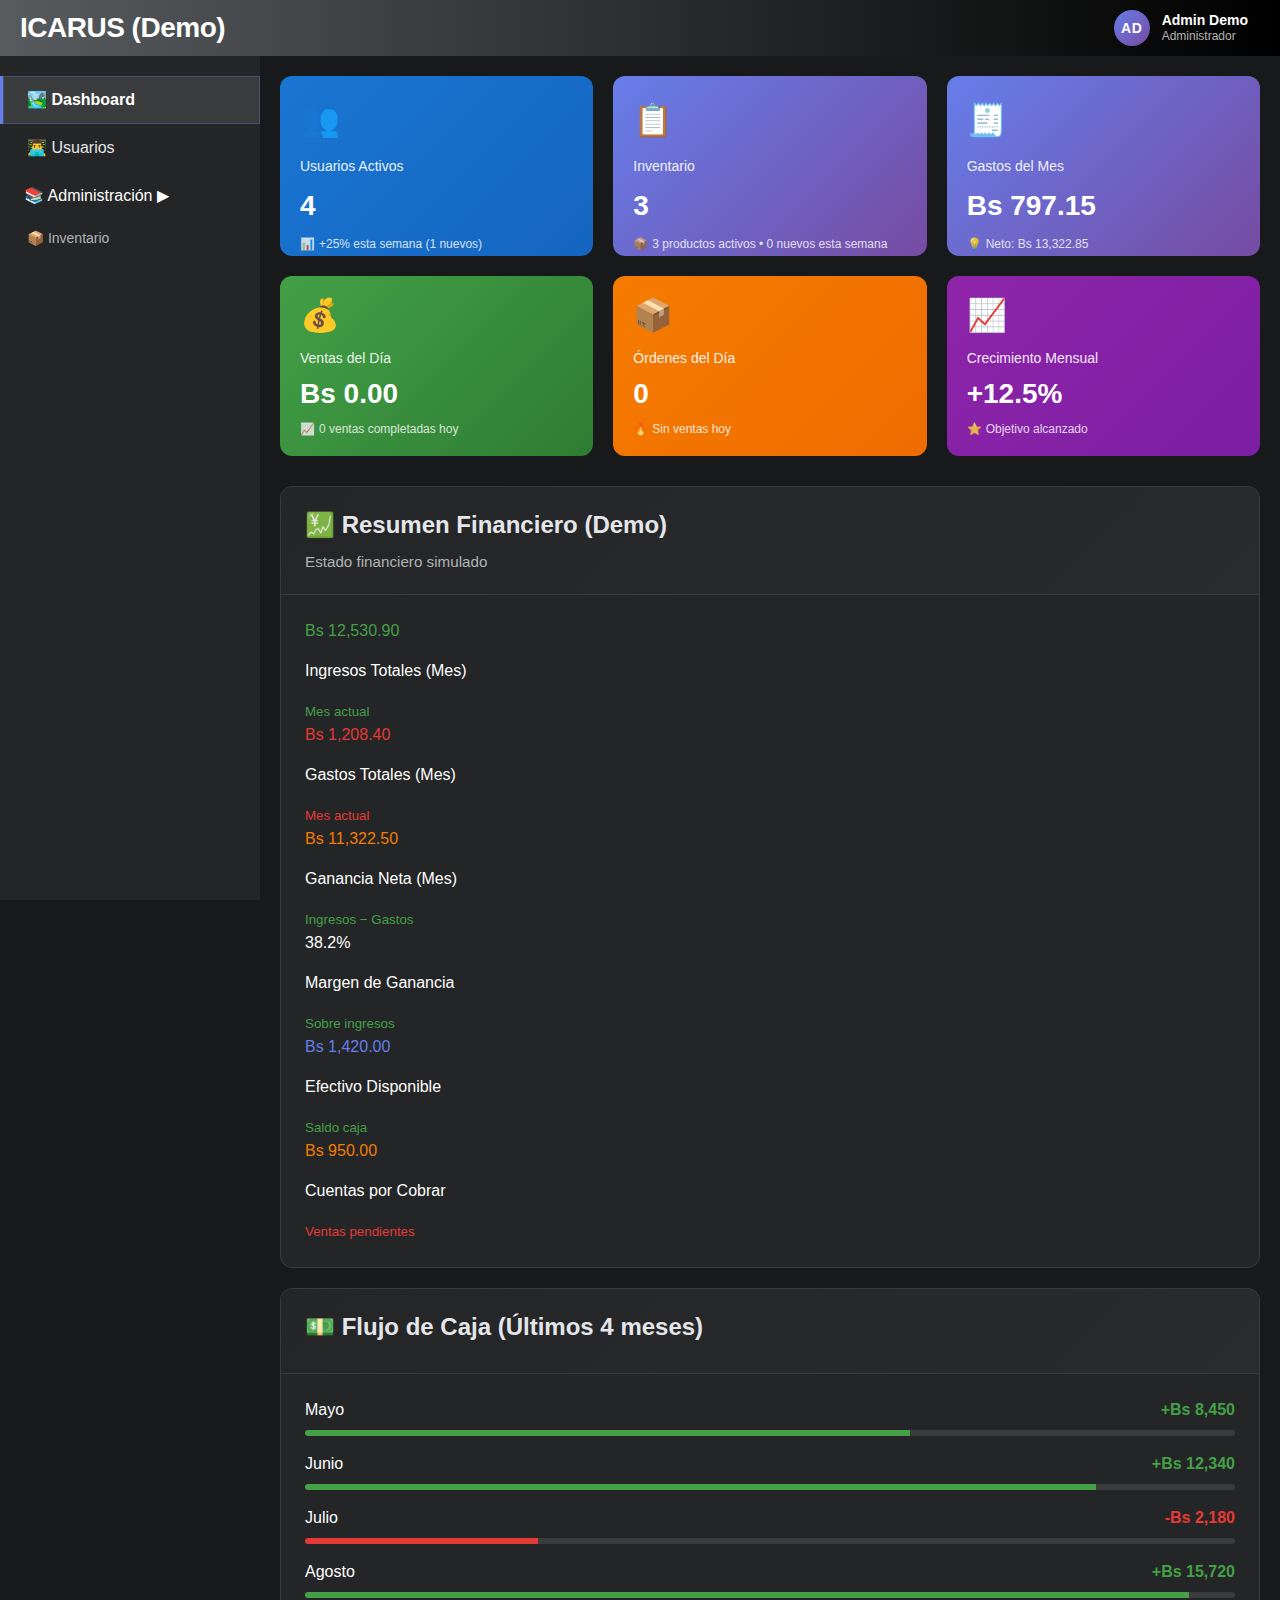
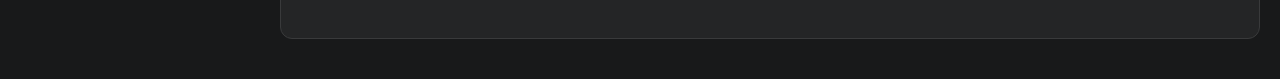
<file: index.html>
<!DOCTYPE html>
<html lang="es">
<head>
  <meta charset="UTF-8" />
  <meta name="viewport" content="width=device-width, initial-scale=1.0" />
  <title>ICARUS - Demo HTML</title>
  <link rel="stylesheet" href="css/ica-style.css" />
  <script src="js/dashboardD.js"></script>

  <style>
    .sidebar .submenu { list-style: none; margin-left: 0; padding-left: 0; }
    .overview-card { cursor: pointer; }
    .logo { user-select: none; }
  </style>
</head>
<body>
  <div class="topbar">
    <div class="logo" style="cursor:pointer;" onclick="window.scrollTo({top: 0, behavior: 'smooth'})">ICARUS (Demo)</div>
    <div class="profile">
      <div class="profile-avatar">AD</div>
      <div class="profile-info">
        <span class="profile-name">Admin Demo</span>
        <span class="profile-role">Administrador</span>
      </div>
    </div>
  </div>

  <div class="container">
    <aside class="sidebar">
      <ul class="menu text-white">
        <li class="active"><a href="index.html">🏞️ Dashboard</a></li>
        <li><a href="users.html">👨‍💻 Usuarios</a></li>
        <li class="submenu-parent" onclick="toggleSubmenu(this)">📚 Administración ▶</li>
        <ul class="submenu open">
          <li><a href="inventario.html">📦 Inventario</a></li>
        </ul>
      </ul>
    </aside>
    <main class="main-content">
      <section id="dashboard">
        <div class="dashboard-overview">

          
              <a href="users.html" class="overview-card users">
                <span class="overview-card-icon">👥</span>
                <div class="overview-card-title">Usuarios Activos</div>
                <div class="overview-card-value">4</div>
                <div class="overview-card-change"><span>📊</span> +25% esta semana (1 nuevos)</div>
              </a>

          <a href="inventario.html" class="overview-card inventory">
            <span class="overview-card-icon">📋</span>
            <div class="overview-card-title">Inventario</div>
            <div class="overview-card-value">3</div>
            <div class="overview-card-change"><span>📦</span> 3 productos activos • 0 nuevos esta semana</div>
          </a>

          <a class="overview-card expenses">
            <span class="overview-card-icon">🧾</span>
            <div class="overview-card-title">Gastos del Mes</div>
            <div class="overview-card-value">Bs 797.15</div>
            <div class="overview-card-change"><span>💡</span> Neto: Bs 13,322.85</div>
          </a>

          <button class="overview-card sales interactive" data-type="sales" data-period="today" onclick="cycleCardData(this)">
            <span class="overview-card-icon">💰</span>
            <div class="overview-card-title">Ventas del Día</div>
            <div class="overview-card-value">Bs 0.00</div>
            <div class="overview-card-change"><span>📈</span> 0 ventas completadas hoy</div>
          </button>

          <button class="overview-card orders interactive" data-type="orders" data-period="today" onclick="cycleCardData(this)">
            <span class="overview-card-icon">📦</span>
            <div class="overview-card-title">Órdenes del Día</div>
            <div class="overview-card-value">0</div>
            <div class="overview-card-change"><span>🔥</span> Sin ventas hoy</div>
          </button>

          <button class="overview-card revenue interactive" data-type="revenue" data-period="month" onclick="cycleCardData(this)">
            <span class="overview-card-icon">📈</span>
            <div class="overview-card-title">Crecimiento Mensual</div>
            <div class="overview-card-value">+12.5%</div>
            <div class="overview-card-change"><span>⭐</span> Objetivo alcanzado</div>
          </button>
        </div>
      </section>

      <section id="finanzas" style="margin-top: 20px;">
        <div class="card-stats">
            
          <div class="card-stats-header text-white">
            <h2 class="card-table-title">💹 Resumen Financiero (Demo)</h2>
            <p class="card-table-subtitle">Estado financiero simulado</p>
          </div>
          <div class="card-stats-body">
            <div class="user-stats-grid text-white">
              <div class="stat-card">
                <div class="stat-number text-success">Bs 12,530.90</div>
                <p class="stat-label">Ingresos Totales (Mes)</p>
                <small style="color:#43a047;">Mes actual</small>
              </div>
              <div class="stat-card">
                <div class="stat-number text-danger">Bs 1,208.40</div>
                <p class="stat-label">Gastos Totales (Mes)</p>
                <small style="color:#e53935;">Mes actual</small>
              </div>
              <div class="stat-card">
                <div class="stat-number text-warning">Bs 11,322.50</div>
                <p class="stat-label">Ganancia Neta (Mes)</p>
                <small style="color:#43a047;">Ingresos − Gastos</small>
              </div>
              <div class="stat-card">
                <div class="stat-number text-info">38.2%</div>
                <p class="stat-label">Margen de Ganancia</p>
                <small style="color:#43a047;">Sobre ingresos</small>
              </div>
              <div class="stat-card">
                <div class="stat-number text-primary">Bs 1,420.00</div>
                <p class="stat-label">Efectivo Disponible</p>
                <small style="color:#43a047;">Saldo caja</small>
              </div>
              <div class="stat-card">
                <div class="stat-number text-warning">Bs 950.00</div>
                <p class="stat-label">Cuentas por Cobrar</p>
                <small style="color:#e53935;">Ventas pendientes</small>
              </div>
            </div>
          </div>
        </div>

        <div class="card-stats">
          <div class="card-stats-header text-white">
            <h3 class="card-table-title">💵 Flujo de Caja (Últimos 4 meses)</h3>
          </div>
          <div class="card-stats-body text-white">
            <div>
              <div style="margin-bottom: 16px;">
                <div style="display:flex;justify-content:space-between;margin-bottom:8px;">
                  <span>Mayo</span><span style="color:#43a047;font-weight:bold;">+Bs 8,450</span>
                </div>
                <div style="width:100%;height:6px;background:#3a3b3c;border-radius:3px;overflow:hidden;">
                  <div style="width:65%;height:100%;background:#43a047;"></div>
                </div>
              </div>
              <div style="margin-bottom: 16px;">
                <div style="display:flex;justify-content:space-between;margin-bottom:8px;">
                  <span>Junio</span><span style="color:#43a047;font-weight:bold;">+Bs 12,340</span>
                </div>
                <div style="width:100%;height:6px;background:#3a3b3c;border-radius:3px;overflow:hidden;">
                  <div style="width:85%;height:100%;background:#43a047;"></div>
                </div>
              </div>
              <div style="margin-bottom: 16px;">
                <div style="display:flex;justify-content:space-between;margin-bottom:8px;">
                  <span>Julio</span><span style="color:#e53935;font-weight:bold;">-Bs 2,180</span>
                </div>
                <div style="width:100%;height:6px;background:#3a3b3c;border-radius:3px;overflow:hidden;">
                  <div style="width:25%;height:100%;background:#e53935;"></div>
                </div>
              </div>
              <div style="margin-bottom: 16px;">
                <div style="display:flex;justify-content:space-between;margin-bottom:8px;">
                  <span>Agosto</span><span style="color:#43a047;font-weight:bold;">+Bs 15,720</span>
                </div>
                <div style="width:100%;height:6px;background:#3a3b3c;border-radius:3px;overflow:hidden;">
                  <div style="width:95%;height:100%;background:#43a047;"></div>
                </div>
              </div>
            </div>
          </div>
          
        </div>
      </section>
    </main>
  </div>
</body>

</html>
</file>
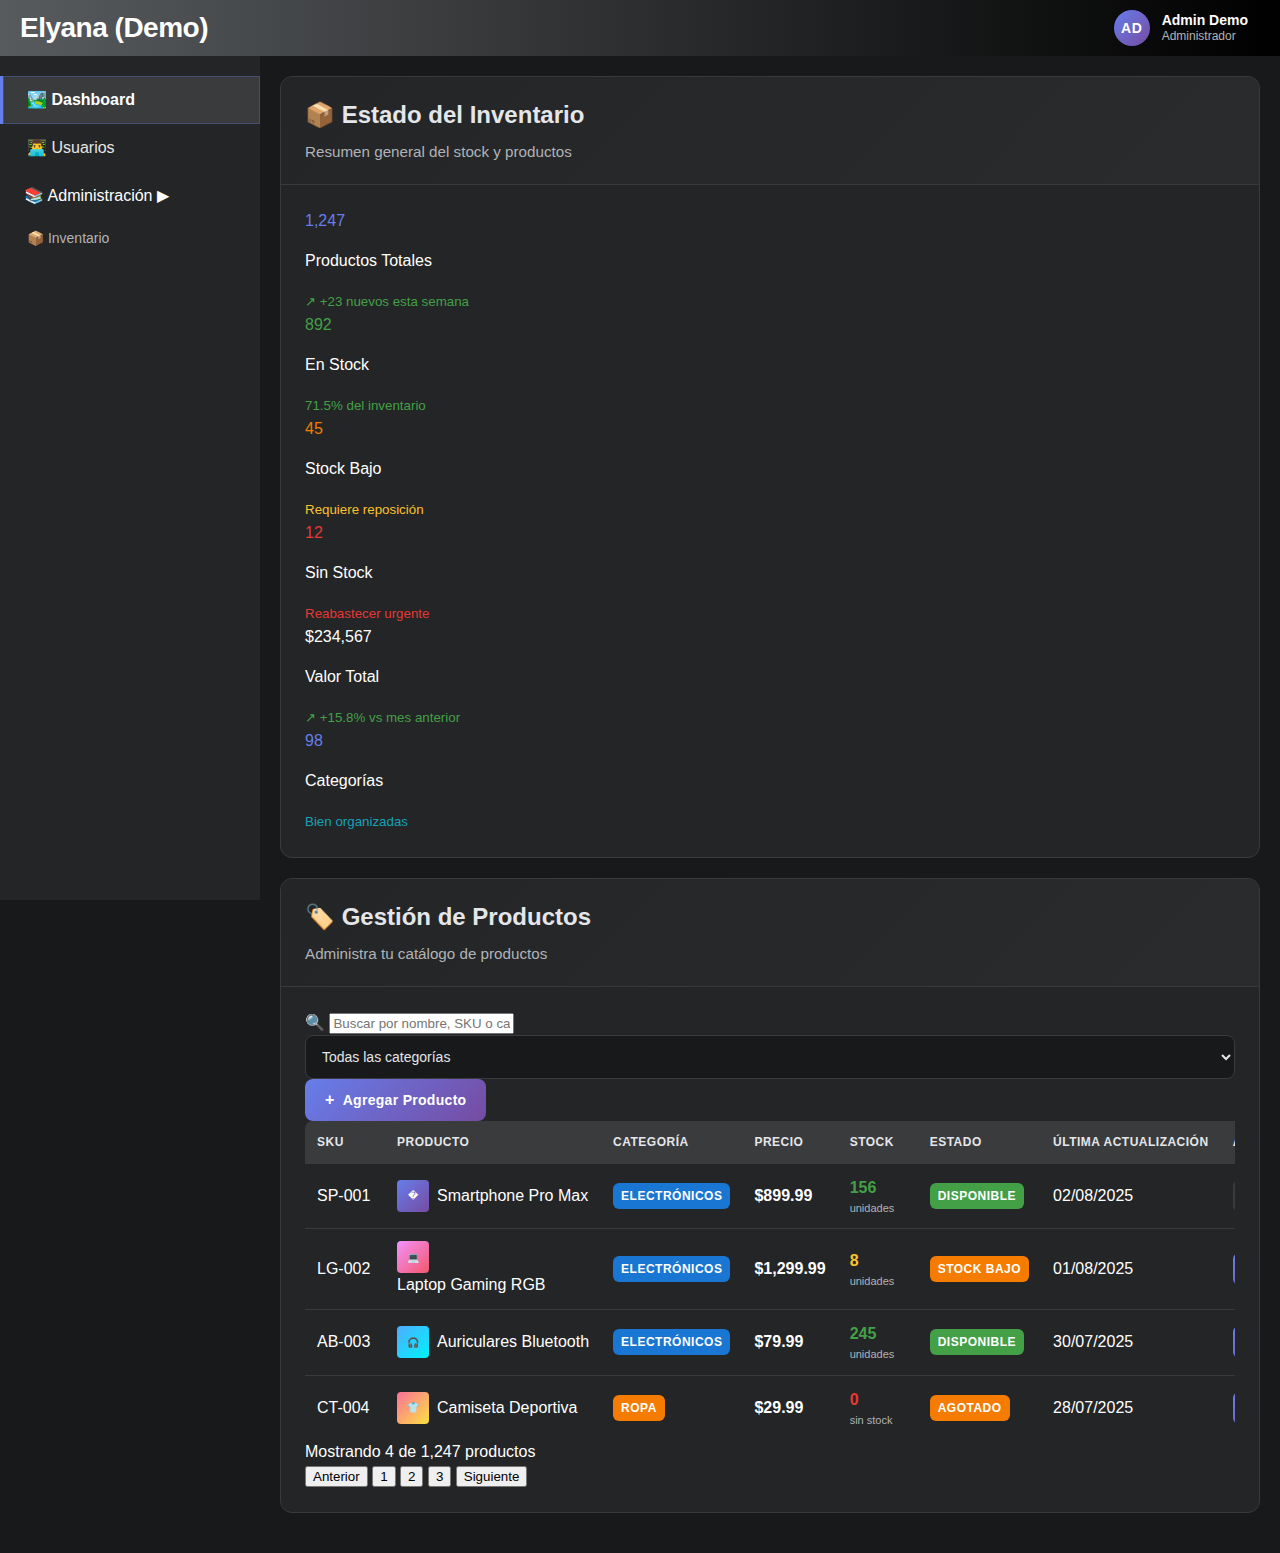
<file: inventario.html>
<!DOCTYPE html>
<html lang="es">
<head>
  <meta charset="UTF-8" />
  <meta name="viewport" content="width=device-width, initial-scale=1.0" />
  <title>Elyana - Demo HTML</title>
  <link rel="stylesheet" href="css/ica-style.css" />
  <script src="../js/dashboardD.js"></script>

  <style>
    .sidebar .submenu { list-style: none; margin-left: 0; padding-left: 0; }
    .overview-card { cursor: pointer; }
    .logo { user-select: none; }
  </style>
</head>
<body>
  <div class="topbar">
    <div class="logo" style="cursor:pointer;" onclick="window.scrollTo({top: 0, behavior: 'smooth'})">Elyana (Demo)</div>
    <div class="profile">
      <div class="profile-avatar">AD</div>
      <div class="profile-info">
        <span class="profile-name">Admin Demo</span>
        <span class="profile-role">Administrador</span>
      </div>
    </div>
  </div>

  <div class="container">
    <aside class="sidebar">
      <ul class="menu text-white">
        <li class="active"><a href="index.html">🏞️ Dashboard</a></li>
        <li><a href="users.html">👨‍💻 Usuarios</a></li>
        <li class="submenu-parent" onclick="toggleSubmenu(this)">📚 Administración ▶</li>
        <ul class="submenu open">
          <li><a href="inventario.html">📦 Inventario</a></li>
        </ul>
      </ul>
    </aside>

    <main class="main-content">
      <div class="card-stats">
                <div class="card-stats-header text-white">
                    <h2 class="card-table-title">📦 Estado del Inventario</h2>
                    <p class="card-table-subtitle">Resumen general del stock y productos</p>
                </div>
                <div class="card-stats-body">
                    <div class="user-stats-grid text-white">
                        <div class="stat-card">
                            <div class="stat-number text-primary">1,247</div>
                            <p class="stat-label">Productos Totales</p>
                            <small style="color: #43a047;">↗ +23 nuevos esta semana</small>
                        </div>
                        <div class="stat-card">
                            <div class="stat-number text-success">892</div>
                            <p class="stat-label">En Stock</p>
                            <small style="color: #43a047;">71.5% del inventario</small>
                        </div>
                        <div class="stat-card">
                            <div class="stat-number text-warning">45</div>
                            <p class="stat-label">Stock Bajo</p>
                            <small style="color: #fbc02d;">Requiere reposición</small>
                        </div>
                        <div class="stat-card">
                            <div class="stat-number text-danger">12</div>
                            <p class="stat-label">Sin Stock</p>
                            <small style="color: #e53935;">Reabastecer urgente</small>
                        </div>
                        <div class="stat-card">
                            <div class="stat-number text-info">$234,567</div>
                            <p class="stat-label">Valor Total</p>
                            <small style="color: #43a047;">↗ +15.8% vs mes anterior</small>
                        </div>
                        <div class="stat-card">
                            <div class="stat-number text-primary">98</div>
                            <p class="stat-label">Categorías</p>
                            <small style="color: #17a2b8;">Bien organizadas</small>
                        </div>
                    </div>
                </div>
            </div>

        
            <div class="card-table">
                <div class="card-table-header text-white">
                    <h3 class="card-table-title">🏷️ Gestión de Productos</h3>
                    <p class="card-table-subtitle">Administra tu catálogo de productos</p>
                </div>
                <div class="card-table-body text-white">
                    
                    <div class="flex-between-center mb-20">
                        <div class="flex-center gap-8">
                            <span>🔍</span>
                            <input type="text" placeholder="Buscar por nombre, SKU o categoría..." class="search-input">
                            <select class="form-select">
                                <option>Todas las categorías</option>
                                <option>Electrónicos</option>
                                <option>Ropa</option>
                                <option>Hogar</option>
                                <option>Deportes</option>
                            </select>
                        </div>
                        <button class="btn btn-primary">
                            <span style="font-size: 16px;">+</span> Agregar Producto
                        </button>
                    </div>

                    <div class="overflow-x-auto">
                        <table class="data-table">
                            <thead>
                                <tr>
                                    <th>SKU</th>
                                    <th>Producto</th>
                                    <th>Categoría</th>
                                    <th>Precio</th>
                                    <th>Stock</th>
                                    <th>Estado</th>
                                    <th>Última Actualización</th>
                                    <th>Acciones</th>
                                </tr>
                            </thead>
                            <tbody>
                                <tr>
                                    <td>SP-001</td>
                                    <td>
                                        <div style="display: flex; align-items: center; gap: 8px;">
                                            <div style="width: 32px; height: 32px; background: linear-gradient(135deg, #667eea 0%, #764ba2 100%); border-radius: 4px; display: flex; align-items: center; justify-content: center; color: white; font-size: 10px;">�</div>
                                            <span>Smartphone Pro Max</span>
                                        </div>
                                    </td>
                                    <td><span class="badge badge-editor">Electrónicos</span></td>
                                    <td style="font-weight: bold;">$899.99</td>
                                    <td>
                                        <span style="color: #43a047; font-weight: bold;">156</span>
                                        <div style="font-size: 11px; color: #b0b3b8;">unidades</div>
                                    </td>
                                    <td><span class="badge badge-active">Disponible</span></td>
                                    <td>02/08/2025</td>
                                    <td class="actions-cell">
                                        <div class="flex gap-8">
                                            <button class="btn btn-sm btn-secondary">Editar</button>
                                            <button class="btn btn-sm btn-danger">Eliminar</button>
                                        </div>
                                    </td>
                                </tr>
                                <tr>
                                    <td>LG-002</td>
                                    <td>
                                        <div class="flex-center gap-8">
                                            <div style="width: 32px; height: 32px; background: linear-gradient(135deg, #f093fb 0%, #f5576c 100%); border-radius: 4px; display: flex; align-items: center; justify-content: center; color: white; font-size: 10px;">💻</div>
                                            <span>Laptop Gaming RGB</span>
                                        </div>
                                    </td>
                                    <td><span class="badge badge-editor">Electrónicos</span></td>
                                    <td class="font-bold">$1,299.99</td>
                                    <td>
                                        <span style="color: #fbc02d; font-weight: bold;">8</span>
                                        <div style="font-size: 11px; color: #b0b3b8;">unidades</div>
                                    </td>
                                    <td><span class="badge badge-inactive">Stock Bajo</span></td>
                                    <td>01/08/2025</td>
                                    <td class="actions-cell">
                                        <div class="flex gap-8">
                                            <button class="action-btn action-btn-edit">Editar</button>
                                            <button class="action-btn action-btn-delete">Reabastecer</button>
                                        </div>
                                    </td>
                                </tr>
                                <tr>
                                    <td>AB-003</td>
                                    <td>
                                        <div style="display: flex; align-items: center; gap: 8px;">
                                            <div style="width: 32px; height: 32px; background: linear-gradient(135deg, #4facfe 0%, #00f2fe 100%); border-radius: 4px; display: flex; align-items: center; justify-content: center; color: white; font-size: 10px;">🎧</div>
                                            <span>Auriculares Bluetooth</span>
                                        </div>
                                    </td>
                                    <td><span class="badge badge-editor">Electrónicos</span></td>
                                    <td style="font-weight: bold;">$79.99</td>
                                    <td>
                                        <span style="color: #43a047; font-weight: bold;">245</span>
                                        <div style="font-size: 11px; color: #b0b3b8;">unidades</div>
                                    </td>
                                    <td><span class="badge badge-active">Disponible</span></td>
                                    <td>30/07/2025</td>
                                    <td class="actions-cell">
                                        <div class="flex gap-8">
                                            <button class="action-btn action-btn-edit">Editar</button>
                                            <button class="action-btn action-btn-delete">Eliminar</button>
                                        </div>
                                    </td>
                                </tr>
                                <tr>
                                    <td>CT-004</td>
                                    <td>
                                        <div style="display: flex; align-items: center; gap: 8px;">
                                            <div style="width: 32px; height: 32px; background: linear-gradient(135deg, #fa709a 0%, #fee140 100%); border-radius: 4px; display: flex; align-items: center; justify-content: center; color: white; font-size: 10px;">👕</div>
                                            <span>Camiseta Deportiva</span>
                                        </div>
                                    </td>
                                    <td><span class="badge badge-user">Ropa</span></td>
                                    <td style="font-weight: bold;">$29.99</td>
                                    <td>
                                        <span style="color: #e53935; font-weight: bold;">0</span>
                                        <div style="font-size: 11px; color: #b0b3b8;">sin stock</div>
                                    </td>
                                    <td><span class="badge badge-inactive">Agotado</span></td>
                                    <td>28/07/2025</td>
                                    <td class="actions-cell">
                                        <div class="flex gap-8">
                                            <button class="action-btn action-btn-edit">Editar</button>
                                            <button class="action-btn action-btn-delete">Reabastecer</button>
                                        </div>
                                    </td>
                                </tr>
                            </tbody>
                        </table>
                    </div>

                    
                    <div class="pagination">
                        <span class="pagination-info">Mostrando 4 de 1,247 productos</span>
                        <div class="pagination-controls">
                            <button class="pagination-btn">Anterior</button>
                            <button class="pagination-btn active">1</button>
                            <button class="pagination-btn">2</button>
                            <button class="pagination-btn">3</button>
                            <button class="pagination-btn">Siguiente</button>
                        </div>
                    </div>
                </div>
            </div>

    </main>
  </div>
</body>
</html>
</file>
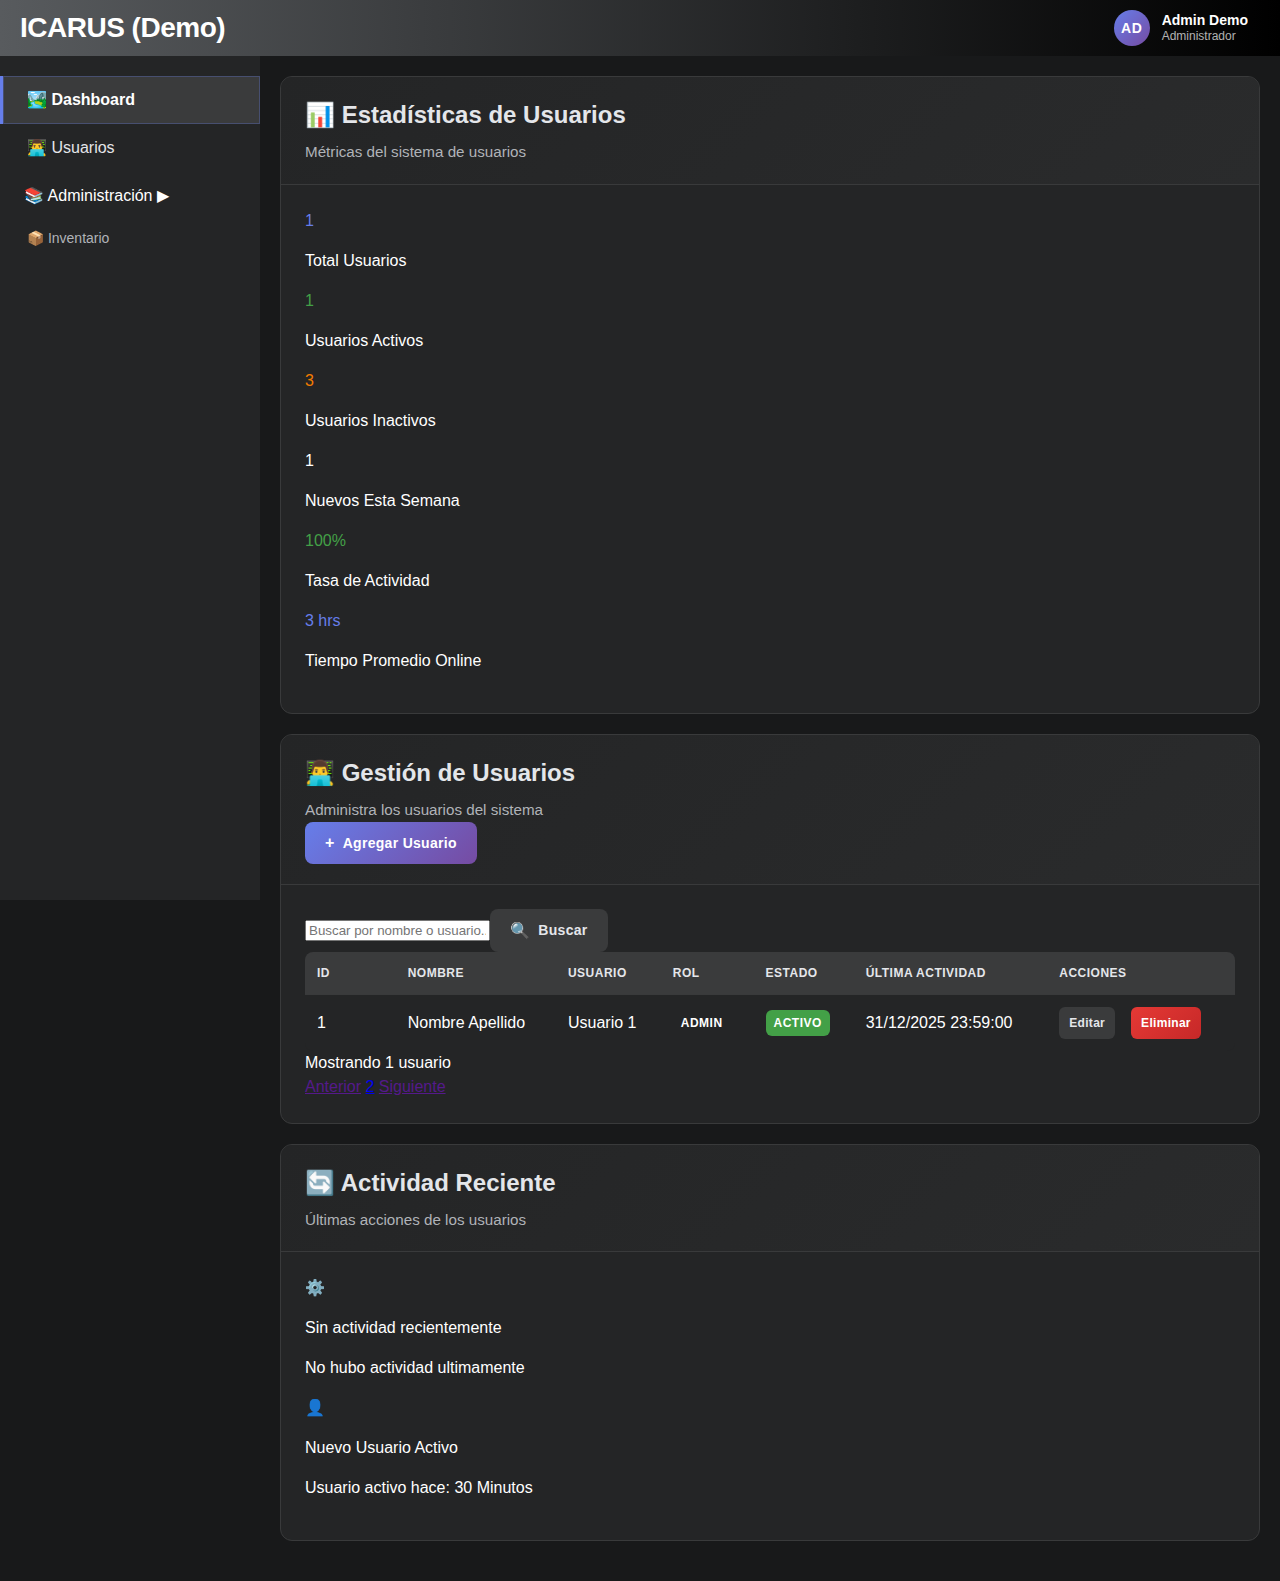
<file: users.html>
<!DOCTYPE html>
<html lang="es">
<head>
  <meta charset="UTF-8" />
  <meta name="viewport" content="width=device-width, initial-scale=1.0" />
  <title>Elyana - Demo HTML</title>
  <link rel="stylesheet" href="css/ica-style.css" />
  <script src="js/dashboardD.js"></script>

  <style>
    .sidebar .submenu { list-style: none; margin-left: 0; padding-left: 0; }
    .overview-card { cursor: pointer; }
    .logo { user-select: none; }
  </style>
</head>
<body>
  <div class="topbar">
    <div class="logo" style="cursor:pointer;" onclick="window.scrollTo({top: 0, behavior: 'smooth'})">ICARUS (Demo)</div>
    <div class="profile">
      <div class="profile-avatar">AD</div>
      <div class="profile-info">
        <span class="profile-name">Admin Demo</span>
        <span class="profile-role">Administrador</span>
      </div>
    </div>
  </div>

  <div class="container">
    <aside class="sidebar">
      <ul class="menu text-white">
        <li class="active"><a href="index.html">🏞️ Dashboard</a></li>
        <li><a href="users.html">👨‍💻 Usuarios</a></li>
        <li class="submenu-parent" onclick="toggleSubmenu(this)">📚 Administración ▶</li>
        <ul class="submenu open">
          <li><a href="inventario.html">📦 Inventario</a></li>
        </ul>
      </ul>
    </aside>

    <main class="main-content">
      <div class="card-stats">
                <div class="card-stats-header text-white">
                    <h3 class="card-table-title">📊 Estadísticas de Usuarios</h3>
                    <p class="card-table-subtitle">Métricas del sistema de usuarios</p>
                </div>
                <div class="card-stats-body">
                    <div class="user-stats-grid text-white">
                        <div class="stat-card">
                            <div class="stat-number text-primary">1</div>
                            <p class="stat-label">Total Usuarios</p>
                        </div>
                       
                        <div class="stat-card">
                            <div class="stat-number text-success">1</div>
                            <p class="stat-label">Usuarios Activos</p>
                        </div>
                        <div class="stat-card">
                            <div class="stat-number text-warning">3</div>
                            <p class="stat-label">Usuarios Inactivos</p>
                        </div>
                        <div class="stat-card">
                            <div class="stat-number text-info">1</div>
                            <p class="stat-label">Nuevos Esta Semana</p>
                        </div>
                        <div class="stat-card">
                            <div class="stat-number text-success">100%</div>
                            <p class="stat-label">Tasa de Actividad</p>
                        </div>
                        <div class="stat-card">
                            <div class="stat-number text-primary">3 hrs</div>
                            <p class="stat-label">Tiempo Promedio Online</p>
                        </div>
                    </div>
                </div>
            </div>

            <div class="card-table">
                <div class="card-table-header text-white">
                    <div class="flex-between-center">
                        <div>
                            <h2 class="card-table-title">👨‍💻 Gestión de Usuarios</h2>
                            <p class="card-table-subtitle">Administra los usuarios del sistema</p>
                        </div>
                        <button class="btn btn-primary" onclick="openAddUserModal()">
                            <span style="font-size: 16px;">+</span> Agregar Usuario
                        </button>
                    </div>
                </div>
                <div class="card-table-body text-white">
                    <div class="mb-20">
                        <form method="get" class="flex gap-10">
                            <input type="text" name="q"  placeholder="Buscar por nombre o usuario..." class="search-input">
                            <button type="submit" class="btn btn-secondary"><span style="font-size: 16px;">🔍</span> Buscar</button>
                        </form>
                    </div>

                    <div class="table-responsive">
                         <table class="data-table">
                            <thead>
                                <tr>
                                    <th>ID</th>
                                    <th>Nombre</th>
                                    <th>Usuario</th>
                                    <th>Rol</th>
                                    <th>Estado</th>
                                    <th>Última Actividad</th>
                                    <th>Acciones</th>
                                </tr>
                            </thead>
                            <tbody>
                                    <tr>
                                        <td>1</td>
                                        <td>Nombre Apellido</td>
                                        <td>Usuario 1</td>
                                        <td>
                                            <span class="badge ">Admin</span>
                                        </td>
                                        <td>
                                                <span class="badge badge-active">Activo</span>
                                        </td>
                                        <td>31/12/2025 23:59:00</td>
                                        <td class="actions-cell">
                                            <div class="flex gap-8">
                                                <button class="btn btn-sm btn-secondary" data-user-id="">Editar</button>
                                                <button class="btn btn-sm btn-danger" data-user-id="">Eliminar</button>
                                            </div>
                                        </td>
                                    </tr>
                                    
                            </tbody>
                        </table>
                    </div>
                    <div class="pagination">
                        <span class="pagination-info">Mostrando 1 usuario</span>
                        <div class="pagination-controls">
                            <a class="pagination-btn " href="">Anterior</a>
                                <a class="pagination-btn " href="?page=">2</a>
                            <a class="pagination-btn " href="">Siguiente</a>
                        </div>
                    </div>
                </div>
            </div>

        <div class="card-table">
            <div class="card-table-header text-white">
                <h3 class="card-table-title">🔄 Actividad Reciente</h3>
                <p class="card-table-subtitle">Últimas acciones de los usuarios</p>
            </div>

            <div class="card-table-body">
                <div class="activity-feed">
                    <div class="activity-item">
                        <div class="activity-icon system">⚙️</div>
                        <div class="activity-content text-white">
                            <p class="activity-text">Sin actividad recientemente</p>
                            <p class="activity-time">No hubo actividad ultimamente</p>
                        </div>
                    </div>
                        <div class="activity-item">
                            <div class="activity-icon user">👤</div>
                            <div class="activity-content text-white">
                                <p class="activity-text">Nuevo Usuario Activo</p>
                                <p class="activity-time">Usuario activo hace: 30 Minutos</p>
                            </div>
                        </div>
                </div>
            </div>
        </div>
    </main>
  </div>
</body>
</html>
</file>
<file: css/ica-style.css>
* {
    box-sizing: border-box;
}
body {
    margin: 0;
    font-family: -apple-system, BlinkMacSystemFont, 'Segoe UI', Roboto, Arial, sans-serif;
    background: #18191a;
    color: #e4e6ea;
    line-height: 1.5;
}
.topbar {
    display: flex;
    align-items: center;
    justify-content: space-between;
    background: linear-gradient(90deg, #585b5e 0%, #000000 100%);
    height: 56px;
    padding: 0 20px;
    color: #fff;
    position: fixed;
    top: 0;
    left: 0;
    right: 0;
    z-index: 1000;
}
.logo {
    font-size: 28px;
    font-weight: 700;
    color: #ffffff;
    letter-spacing: -0.5px;
}
.profile {
    display: flex;
    align-items: center;
    gap: 12px;
    position: relative;
    cursor: pointer;
    padding: 8px 12px;
    border-radius: 8px;
    transition: background-color 0.3s ease;
    user-select: none;
        margin-left: 0; 
}

.profile:hover {
    background-color: rgba(255, 255, 255, 0.1);
}

.profile-avatar {
    width: 36px;
    height: 36px;
    background: linear-gradient(135deg, #667eea 0%, #764ba2 100%);
    border-radius: 50%;
    display: flex;
    align-items: center;
    justify-content: center;
    color: white;
    font-weight: 600;
    font-size: 14px;
    letter-spacing: 0.5px;
    flex-shrink: 0;
}

.profile-info {
    display: flex;
    flex-direction: column;
    align-items: flex-start;
    min-width: 0;
}

.profile-name {
    font-size: 14px;
    font-weight: 600;
    color: white;
    line-height: 1.2;
    white-space: nowrap;
    overflow: hidden;
    text-overflow: ellipsis;
}

.profile-role {
    font-size: 12px;
    color: rgba(255, 255, 255, 0.7);
    line-height: 1.2;
    white-space: nowrap;
}

.profile-dropdown {
    position: absolute;
    top: 100%;
    right: 0;
    margin-top: 8px;
    background: #242526;
    border: 1px solid #393a3b;
    border-radius: 8px;
    box-shadow: 0 8px 24px rgba(0, 0, 0, 0.4);
    min-width: 220px;
    z-index: 9999;
    opacity: 0;
    visibility: hidden;
    transform: translateY(-10px) scale(0.95);
    transition: all 0.3s cubic-bezier(0.4, 0, 0.2, 1);
    overflow: hidden;
    pointer-events: none;
}
.profile:hover .profile-dropdown {
    opacity: 1;
    visibility: visible;
    transform: translateY(0) scale(1);
    pointer-events: auto;
}

.profile-dropdown.active {
    opacity: 1;
    visibility: visible;
    transform: translateY(0) scale(1);
    pointer-events: auto;
}

.dropdown-item {
    display: flex;
    align-items: center;
    gap: 12px;
    padding: 14px 18px;
    color: #e4e6ea;
    cursor: pointer;
    transition: all 0.2s ease;
    font-size: 14px;
    font-weight: 500;
    border: none;
    background: none;
    width: 100%;
    text-align: left;
    text-decoration: none;
    user-select: none;
}

.dropdown-item:hover {
    background-color: #3a3b3c;
    color: #ffffff;
}

.dropdown-item.logout {
    color: #ff6b6b;
}

.dropdown-item.logout:hover {
    background-color: rgba(255, 107, 107, 0.1);
    color: #ff5252;
}

.dropdown-icon {
    font-size: 16px;
    width: 20px;
    text-align: center;
    opacity: 0.8;
    flex-shrink: 0;
}

.dropdown-divider {
    height: 1px;
    background-color: #393a3b;
    margin: 8px 0;
}
@media (max-width: 768px) {
    .topbar {
        padding: 0 15px;
        height: 56px;
        position: fixed !important;
        top: 0 !important;
        left: 0 !important;
        right: 0 !important;
        z-index: 1000 !important;
        display: flex !important;
        align-items: center !important;
        justify-content: space-between !important;
    }
    
    .profile {
        display: flex !important;
        align-items: center !important;
        position: relative !important;
    }
    
    .profile-info {
        display: none;
    }
    
    .profile-dropdown {
        right: -10px;
        min-width: 180px;
    }
}

.profile .icon {
    width: 32px;
    height: 32px;
    background: #3a3b3c;
    border-radius: 50%;
}
.container {
    display: flex;
    min-height: 100vh;
    margin-top: 56px;
}
.sidebar {
    width: 260px;
    background: #242526;
    color: #fff;
    padding: 20px 0;
    position: fixed;
    top: 56px;
    left: 0;
    bottom: 0;
    overflow-y: auto;
}
.menu {
    list-style: none;
    padding: 0;
    margin: 0;
}
.menu li {
    margin: 0;
}
.menu li a {
    display: flex;
    align-items: center;
    padding: 12px 24px;
    color: #e4e6ea !important;
    text-decoration: none !important;
    transition: all 0.2s ease;
    border-left: 3px solid transparent;
}
.menu li a:hover {
    background: #3a3b3c;
    border-left-color: #667eea;
    color: #ffffff !important;
}
.menu li.active a,
.menu li.active a:hover {
    background: #3a3b3c !important;
    border-left: 3px solid #667eea !important;
    color: #ffffff !important;
    font-weight: 600 !important;
    box-shadow: inset 0 0 0 1px rgba(102, 126, 234, 0.3);
}
.submenu-parent {
    padding: 12px 24px;
    cursor: pointer;
    transition: background 0.2s ease;
    user-select: none;
}
.submenu-parent:hover {
    background: #3a3b3c;
}
.submenu-parent.active {
    background: #3a3b3c !important;
    border-left: 3px solid #667eea !important;
    color: #ffffff !important;
    font-weight: 600 !important;
    box-shadow: inset 0 0 0 1px rgba(102, 126, 234, 0.3);
}
.submenu {
    max-height: 0;
    overflow: hidden;
    transition: max-height 0.3s ease;
    padding-left: 20px;
}
.submenu.open {
    max-height: 200px;
}
.submenu li a {
    padding: 8px 24px;
    font-size: 14px;
    color: #b0b3b8 !important;
}
.submenu li a:hover {
    color: #ffffff !important;
}
.main-content {
    flex: 1;
    margin-left: 260px;
    padding: 20px;
    min-height: calc(100vh - 56px);
}
.card {
    background: #242526;
    border-radius: 12px;
    border: 1px solid #393a3b;
    margin-bottom: 20px;
    overflow: hidden;
}

.card-header {
    padding: 20px 24px;
    border-bottom: 1px solid #393a3b;
    background: linear-gradient(135deg, #242526 0%, #2a2b2c 100%);
}

.card-body {
    padding: 24px;
}

.card-title {
    font-size: 1.5rem;
    font-weight: 700;
    margin: 0 0 8px 0;
    color: #e4e6ea;
}

.card-subtitle {
    font-size: 0.95rem;
    color: #b0b3b8;
    margin: 0;
    font-weight: 400;
}
.card-post,
.card-table,
.card-stats {
    background: #242526;
    border-radius: 12px;
    border: 1px solid #393a3b;
    margin-bottom: 20px;
    overflow: hidden;
}

.card-table-header,
.card-stats-header {
    padding: 20px 24px;
    border-bottom: 1px solid #393a3b;
    background: linear-gradient(135deg, #242526 0%, #2a2b2c 100%);
}

.card-table-body,
.card-stats-body {
    padding: 24px;
}

.card-table-title {
    font-size: 1.5rem;
    font-weight: 700;
    margin: 0 0 8px 0;
    color: #e4e6ea;
}

.card-table-subtitle {
    font-size: 0.95rem;
    color: #b0b3b8;
    margin: 0;
    font-weight: 400;
}
.btn {
    display: inline-flex;
    align-items: center;
    justify-content: center;
    gap: 8px;
    padding: 12px 20px;
    border: none;
    border-radius: 8px;
    font-size: 14px;
    font-weight: 600;
    cursor: pointer;
    transition: all 0.3s ease;
    text-decoration: none;
    letter-spacing: 0.3px;
}

.btn:hover {
    transform: translateY(-1px);
    box-shadow: 0 4px 12px rgba(0, 0, 0, 0.2);
}

.btn:active {
    transform: translateY(0);
}
.btn-primary {
    background: linear-gradient(135deg, #667eea 0%, #764ba2 100%);
    color: white;
}

.btn-primary:hover {
    background: linear-gradient(135deg, #764ba2 0%, #667eea 100%);
}

.btn-success {
    background: linear-gradient(135deg, #43a047 0%, #2e7d32 100%);
    color: white;
}

.btn-warning {
    background: linear-gradient(135deg, #f57c00 0%, #ef6c00 100%);
    color: white;
}

.btn-danger {
    background: linear-gradient(135deg, #e53935 0%, #c62828 100%);
    color: white;
}

.btn-secondary {
    background: #3a3b3c;
    color: #e4e6ea;
}

.btn-secondary:hover {
    background: #4a4b4c;
}

.btn-outline {
    background: transparent;
    border: 1px solid #393a3b;
    color: #e4e6ea;
}

.btn-outline:hover {
    background: #3a3b3c;
    border-color: #667eea;
}
.btn-sm {
    padding: 8px 12px;
    font-size: 12px;
}
.btn-lg {
    padding: 16px 24px;
    font-size: 16px;
}
.btn-full {
    width: 100%;
}
.card-btn {
    display: inline-flex;
    align-items: center;
    justify-content: center;
    gap: 8px;
    padding: 12px 20px;
    border: none;
    border-radius: 8px;
    font-size: 14px;
    font-weight: 600;
    cursor: pointer;
    transition: all 0.3s ease;
    text-decoration: none;
    letter-spacing: 0.3px;
    background: linear-gradient(135deg, #667eea 0%, #764ba2 100%);
    color: white;
}
.action-btn {
    display: inline-flex;
    align-items: center;
    justify-content: center;
    gap: 8px;
    border: none;
    border-radius: 8px;
    font-weight: 600;
    cursor: pointer;
    transition: all 0.3s ease;
    text-decoration: none;
    letter-spacing: 0.3px;
    padding: 8px 12px;
    font-size: 12px;
}
.data-table td .action-btn {
    padding: 6px 10px;
    height: 32px;
    line-height: 1;
    border-radius: 6px;
}
.data-table td .action-btn:hover,
.data-table td .action-btn:active { 
    transform: none; 
    box-shadow: none; 
    filter: brightness(1.05);
}
.action-btn-edit {
    background: linear-gradient(135deg, #667eea 0%, #764ba2 100%);
    color: white;
}
.action-btn-delete {
    background: linear-gradient(135deg, #e53935 0%, #c62828 100%);
    color: white;
}
.dashboard-overview {
    display: grid;
    grid-template-columns: repeat(3, 1fr);
    grid-template-rows: repeat(2, 1fr);
    gap: 20px;
    margin-bottom: 30px;
    max-width: 100%;
}
.overview-card {
    background: linear-gradient(135deg, #667eea 0%, #764ba2 100%);
    padding: 20px;
    border-radius: 12px;
    color: white;
    border: none;
    cursor: pointer;
    transition: all 0.3s ease;
    text-align: left;
    display: flex;
    flex-direction: column;
    justify-content: space-between;
    min-height: 140px;
    max-height: 180px;
    text-decoration: none;
}
a.overview-card {
    display: flex;
    flex-direction: column;
    justify-content: space-between;
    text-decoration: none;
    color: white;
}

a.overview-card:visited {
    color: white;
}

a.overview-card:hover {
    color: white;
    text-decoration: none;
}
.overview-card:hover {
    transform: translateY(-4px);
    box-shadow: 0 8px 25px rgba(102, 126, 234, 0.3);
}
.overview-card.interactive {
    position: relative;
    overflow: hidden;
}

.overview-card.interactive:hover {
    transform: translateY(-4px) scale(1.02);
    box-shadow: 0 12px 30px rgba(102, 126, 234, 0.4);
    cursor: pointer;
}

.overview-card.interactive:active {
    transform: translateY(-2px) scale(1.01);
}
.overview-card.sales { background: linear-gradient(135deg, #43a047 0%, #2e7d32 100%); }
.overview-card.users { background: linear-gradient(135deg, #1976d2 0%, #1565c0 100%); }
.overview-card.orders { background: linear-gradient(135deg, #f57c00 0%, #ef6c00 100%); }
.overview-card.revenue { background: linear-gradient(135deg, #8e24aa 0%, #7b1fa2 100%); }
.overview-card.notifications { background: linear-gradient(135deg, #d32f2f 0%, #c62828 100%); }
.overview-card.goals { background: linear-gradient(135deg, #00796b 0%, #00695c 100%); }
.overview-card-icon {
    font-size: 32px;
    margin-bottom: 12px;
    display: block;
}
.overview-card-title {
    font-size: 14px;
    opacity: 0.9;
    margin-bottom: 8px;
    font-weight: 500;
}
.overview-card-value {
    font-size: 28px;
    font-weight: 700;
    margin-bottom: 8px;
}
.overview-card-change {
    font-size: 12px;
    opacity: 0.8;
    display: flex;
    align-items: center;
    gap: 4px;
}

.dashboard-content {
    display: block;
    margin-bottom: 20px;
}
.data-table {
    width: 100%;
    border-collapse: collapse;
    background: #242526;
    border-radius: 8px;
    overflow: hidden;
}

.data-table thead tr {
    background: #3a3b3c;
}
.data-table th,
.data-table td {
    padding: 12px;
    text-align: left;
    border-bottom: 1px solid #393a3b;
    vertical-align: middle;
}

.data-table th {
    font-weight: 600;
    color: #e4e6ea;
    font-size: 12px;
    text-transform: uppercase;
    letter-spacing: 0.5px;
}

.data-table tbody tr:hover {
    background: rgba(58, 59, 60, 0.3);
}

.data-table tbody tr:last-child td {
    border-bottom: none;
}
body {
    overflow-x: hidden !important;
}

.main-content {
    max-width: 100vw !important;
    overflow-x: hidden !important;
    box-sizing: border-box !important;
}
.admin-layout {
    display: flex;
    max-width: 100vw;
    overflow-x: hidden;
}

.admin-content {
    flex: 1;
    min-width: 0; 
    max-width: 100%;
    overflow-x: hidden;
}
.main-content {
    max-width: 100%;
    overflow-x: hidden;
    word-wrap: break-word;
}

.card-table,
.card-stats {
    max-width: 100%;
    overflow-x: hidden;
}

.card-table-body,
.card-stats-body {
    max-width: 100%;
    overflow-x: hidden;
}
@media (max-width: 768px) {
    .main-content {
        padding: 10px;
        margin: 0;
    }
    
    .card-table,
    .card-stats {
        margin-left: 0;
        margin-right: 0;
        border-radius: 8px;
    }
    
    .card-table-body,
    .card-stats-body {
        padding: 16px;
    }
}

@media (max-width: 480px) {
    .main-content {
        padding: 8px;
    }
    
    .card-table-body,
    .card-stats-body {
        padding: 12px;
    }
}
.table-responsive {
    overflow-x: auto;
    -webkit-overflow-scrolling: touch;
    margin: 0 -24px; 
    padding: 0 24px;
}
.data-table th,
.data-table td { 
    white-space: nowrap; 
    min-width: 80px;
}
@media (max-width: 768px) {
    .table-responsive {
        margin: 0 -20px;
        padding: 0 20px;
    }
    
    .data-table {
        min-width: 600px; 
    }
    
    .data-table th,
    .data-table td { 
        padding: 8px 12px; 
        font-size: 13px;
        min-width: 70px;
    }
}
.flex { display: flex; align-items: center; }
.gap-8 { gap: 8px; }

.data-table th:last-child,
.data-table td:last-child {
    width: auto; 
    white-space: nowrap;
}

.data-table td .btn-sm {
    padding: 6px 10px;
    font-size: 12px;
    line-height: 1;
    height: 32px;
}
.data-table td .btn-sm + .btn-sm { margin-left: 8px; }
.data-table td .btn {
    padding: 6px 10px;
    font-size: 12px;
    line-height: 1;
    height: 32px;
    border-radius: 6px;
    margin: 0; 
    min-width: 0;
}

.data-table td .btn:hover,
.data-table td .btn:active {
    transform: none;
    box-shadow: none;
    filter: brightness(1.05);
}
.actions-cell { white-space: nowrap; }
.actions-cell > .flex { justify-content: flex-start; align-items: center; }

@media (max-width: 480px) {
    .table-responsive {
        margin: 0 -16px;
        padding: 0 16px;
    }
    
    .data-table {
        min-width: 500px;
    }
    
    .data-table th,
    .data-table td { 
        padding: 6px 8px; 
        font-size: 12px;
        min-width: 60px;
    }
}

.form-group {
    margin-bottom: 16px;
}

.form-label {
    display: block;
    margin-bottom: 6px;
    font-size: 14px;
    font-weight: 500;
    color: #e4e6ea;
}
.form-input,
.form-select,
.form-textarea {
    width: 100%;
    padding: 12px;
    border-radius: 8px;
    border: 1px solid #3a3b3c;
    background: #18191a;
    color: #e4e6ea;
    font-size: 14px;
    transition: all 0.3s ease;
}
.form-input:focus,
.form-select:focus,
.form-textarea:focus {
    outline: none;
    border-color: #667eea;
    box-shadow: 0 0 0 3px rgba(102, 126, 234, 0.1);
}
.form-textarea {
    min-height: 80px;
    resize: vertical;
}
.form-checkbox {
    accent-color: #667eea;
}

.form-checkbox-label {
    display: flex;
    align-items: center;
    gap: 8px;
    font-size: 14px;
    color: #e4e6ea;
    cursor: pointer;
}
.badge {
    display: inline-flex;
    align-items: center;
    padding: 4px 8px;
    border-radius: 6px;
    font-size: 12px;
    font-weight: 600;
    text-transform: uppercase;
    letter-spacing: 0.5px;
}
.badge-success { background: #43a047; color: white; }
.badge-warning { background: #f57c00; color: white; }
.badge-danger { background: #e53935; color: white; }
.badge-info { background: #1976d2; color: white; }
.badge-secondary { background: #6c757d; color: white; }
.badge-admin,
.badge-active {
    background: #43a047;
    color: white;
}
.badge-editor {
    background: #1976d2;
    color: white;
}
.badge-user,
.badge-inactive {
    background: #f57c00;
    color: white;
}
.m-0 { margin: 0; }
.mt-1 { margin-top: 8px; }
.mt-2 { margin-top: 16px; }
.mt-3 { margin-top: 24px; }
.mb-1 { margin-bottom: 8px; }
.mb-2 { margin-bottom: 16px; }
.mb-3 { margin-bottom: 24px; }
.p-1 { padding: 8px; }
.p-2 { padding: 16px; }
.p-3 { padding: 24px; }
.text-left { text-align: left; }
.text-center { text-align: center; }
.text-right { text-align: right; }
.text-sm { font-size: 12px; }
.text-base { font-size: 14px; }
.text-lg { font-size: 16px; }
.text-xl { font-size: 18px; }
.font-bold { font-weight: 700; }
.font-semibold { font-weight: 600; }
.font-medium { font-weight: 500; }
.text-white { color: #ffffff !important; }
.text-muted { color: #b0b3b8 !important; }
.text-primary { color: #667eea !important; }
.text-success { color: #43a047 !important; }
.text-danger { color: #e53935 !important; }
.text-warning { color: #f57c00 !important; }
.d-none { display: none; }
.d-block { display: block; }
.d-flex { display: flex; }
.d-grid { display: grid; }
.justify-center { justify-content: center; }
.justify-between { justify-content: space-between; }
.items-center { align-items: center; }
.flex-col { flex-direction: column; }
.flex-wrap { flex-wrap: wrap; }
.grid-2 { display: grid; grid-template-columns: repeat(2, 1fr); gap: 16px; }
.grid-3 { display: grid; grid-template-columns: repeat(3, 1fr); gap: 16px; }
.grid-4 { display: grid; grid-template-columns: repeat(4, 1fr); gap: 16px; }
.grid-auto { display: grid; grid-template-columns: repeat(auto-fit, minmax(200px, 1fr)); gap: 16px; }
.border { border: 1px solid #393a3b; }
.border-t { border-top: 1px solid #393a3b; }
.border-b { border-bottom: 1px solid #393a3b; }
.rounded { border-radius: 8px; }
.rounded-lg { border-radius: 12px; }
.bg-card { background: #242526; }
.bg-dark { background: #18191a; }
.bg-accent { background: #3a3b3c; }
.w-full { width: 100%; }
.h-full { height: 100%; }
.w-auto { width: auto; }
.h-auto { height: auto; }
.relative { position: relative; }
.absolute { position: absolute; }
.fixed { position: fixed; }
.sticky { position: sticky; }
.z-10 { z-index: 10; }
.z-20 { z-index: 20; }
.z-50 { z-index: 50; }
.overflow-hidden { overflow: hidden; }
.overflow-auto { overflow: auto; }
.overflow-x-auto { overflow-x: auto; }
.overflow-y-auto { overflow-y: auto; }
.cursor-pointer { cursor: pointer; }
.cursor-not-allowed { cursor: not-allowed; }
.shadow-sm { box-shadow: 0 1px 2px rgba(0, 0, 0, 0.05); }
.shadow { box-shadow: 0 1px 3px rgba(0, 0, 0, 0.1), 0 1px 2px rgba(0, 0, 0, 0.06); }
.shadow-lg { box-shadow: 0 10px 15px rgba(0, 0, 0, 0.1), 0 4px 6px rgba(0, 0, 0, 0.05); }
.transition { transition: all 0.3s ease; }
.transition-fast { transition: all 0.15s ease; }
.transition-slow { transition: all 0.5s ease; }
.hover-lift:hover { transform: translateY(-2px); }
.hover-scale:hover { transform: scale(1.05); }
.hover-fade:hover { opacity: 0.8; }
@keyframes fadeIn {
    from { opacity: 0; }
    to { opacity: 1; }
}
@keyframes slideIn {
    from { transform: translateX(-100%); }
    to { transform: translateX(0); }
}
@keyframes bounce {
    0%, 20%, 53%, 80%, 100% { transform: translate3d(0,0,0); }
    40%, 43% { transform: translate3d(0, -20px, 0); }
    70% { transform: translate3d(0, -10px, 0); }
    90% { transform: translate3d(0, -4px, 0); }
}
.animate-fade-in { animation: fadeIn 0.3s ease-in-out; }
.animate-slide-in { animation: slideIn 0.3s ease-in-out; }
.animate-bounce { animation: bounce 1s; }
.spinner {
    border: 3px solid #3a3b3c;
    border-top: 3px solid #667eea;
    border-radius: 50%;
    width: 24px;
    height: 24px;
    animation: spin 1s linear infinite;
}
@keyframes spin {
    0% { transform: rotate(0deg); }
    100% { transform: rotate(360deg); }
}
.alert {
    padding: 12px 16px;
    border-radius: 8px;
    margin-bottom: 16px;
    border: 1px solid transparent;
}
.alert-success {
    background: rgba(67, 160, 71, 0.1);
    border-color: #43a047;
    color: #43a047;
}
.alert-warning {
    background: rgba(245, 124, 0, 0.1);
    border-color: #f57c00;
    color: #f57c00;
}
.alert-danger {
    background: rgba(229, 57, 53, 0.1);
    border-color: #e53935;
    color: #e53935;
}
.alert-info {
    background: rgba(25, 118, 210, 0.1);
    border-color: #1976d2;
    color: #1976d2;
}
.modal-overlay {
    position: fixed;
    top: 0;
    left: 0;
    right: 0;
    bottom: 0;
    background: rgba(0, 0, 0, 0.5);
    display: flex;
    align-items: center;
    justify-content: center;
    z-index: 1000;
}
.modal {
    background: #242526;
    border-radius: 12px;
    padding: 24px;
    max-width: 500px;
    width: 90%;
    border: 1px solid #393a3b;
    position: relative; 
}
.modal-header {
    display: flex;
    align-items: center;
    justify-content: space-between;
    margin-bottom: 16px;
    padding-right: 56px; 

.modal-header h3 {
    margin: 0;
}
.modal-header .btn.btn-sm {
    padding: 6px 10px;
    height: 32px;
    line-height: 1;
}
.modal-close {
    position: absolute;
    top: 12px;
    right: 12px;
    z-index: 1;
}
.tooltip {
    position: relative;
    display: inline-block;
}
.tooltip .tooltip-text {
    visibility: hidden;
    width: 120px;
    background-color: #242526;
    color: #e4e6ea;
    text-align: center;
    border-radius: 6px;
    padding: 5px;
    position: absolute;
    z-index: 1;
    bottom: 125%;
    left: 50%;
    margin-left: -60px;
    font-size: 12px;
    border: 1px solid #393a3b;
}
.tooltip:hover .tooltip-text {
    visibility: visible;
}
.progress {
    width: 100%;
    background-color: #3a3b3c;
    border-radius: 10px;
    overflow: hidden;
}
.progress-bar {
    height: 8px;
    background: linear-gradient(135deg, #667eea 0%, #764ba2 100%);
    border-radius: 10px;
    transition: width 0.3s ease;
}
.tabs {
    display: flex;
    border-bottom: 1px solid #393a3b;
    margin-bottom: 20px;
}
.tab {
    padding: 12px 16px;
    cursor: pointer;
    border-bottom: 2px solid transparent;
    transition: all 0.3s ease;
    color: #b0b3b8;
}
.tab:hover,
.tab.active {
    color: #667eea;
    border-bottom-color: #667eea;
}
.card-hover:hover {
    transform: translateY(-4px);
    box-shadow: 0 8px 25px rgba(0, 0, 0, 0.15);
}

.card-gradient {
    background: linear-gradient(135deg, #242526 0%, #2a2b2c 100%);
}
.status-dot {
    width: 8px;
    height: 8px;
    border-radius: 50%;
    display: inline-block;
    margin-right: 8px;
}
.status-online { background: #43a047; }
.status-offline { background: #9e9e9e; }
.status-busy { background: #e53935; }
.status-away { background: #f57c00; }
.toggle-switch {
    position: relative;
    display: inline-block;
    width: 48px;
    height: 24px;
}
.toggle-switch input {
    opacity: 0;
    width: 0;
    height: 0;
}
.toggle-slider {
    position: absolute;
    cursor: pointer;
    top: 0;
    left: 0;
    right: 0;
    bottom: 0;
    background-color: #3a3b3c;
    transition: 0.4s;
    border-radius: 24px;
}
.toggle-slider:before {
    position: absolute;
    content: "";
    height: 18px;
    width: 18px;
    left: 3px;
    bottom: 3px;
    background-color: white;
    transition: 0.4s;
    border-radius: 50%;
}
.toggle-switch input:checked + .toggle-slider {
    background-color: #43a047;
}

.toggle-switch input:checked + .toggle-slider:before {
    transform: translateX(24px);
}
.activity-feed {
    background: #2a2b2c;
    border-radius: 12px;
    padding: 24px;
    border: 1px solid #393a3b;
    width: 100%;
    max-width: 100%;
}
.activity-item {
    display: flex;
    align-items: center;
    gap: 12px;
    padding: 12px 0;
    border-bottom: 1px solid #393a3b;
}
.activity-item:last-child {
    border-bottom: none;
}
.activity-icon {
    width: 36px;
    height: 36px;
    border-radius: 50%;
    display: flex;
    align-items: center;
    justify-content: center;
    font-size: 16px;
    flex-shrink: 0;
    color: white;
}
.activity-icon.sale { background: linear-gradient(135deg, #43a047, #2e7d32); }
.activity-icon.user { background: linear-gradient(135deg, #1976d2, #1565c0); }
.activity-icon.order { background: linear-gradient(135deg, #f57c00, #ef6c00); }
.activity-icon.system { background: linear-gradient(135deg, #8e24aa, #7b1fa2); }
.quick-actions {
    display: grid;
    grid-template-columns: repeat(auto-fit, minmax(200px, 1fr));
    gap: 16px;
}
.quick-action-btn {
    background: #2a2b2c;
    border: 1px solid #393a3b;
    border-radius: 8px;
    padding: 16px;
    color: #e4e6ea;
    text-decoration: none;
    display: flex;
    align-items: center;
    gap: 12px;
    transition: all 0.3s ease;
    cursor: pointer;
}
.quick-action-btn:hover {
    background: #3a3b3c;
    border-color: #667eea;
    color: white;
    text-decoration: none;
    transform: translateY(-2px);
}
@media (max-width: 768px) {
    .sidebar {
        width: 200px;
    }
    
    .main-content {
        margin-left: 200px;
        padding: 12px;
    }
    
    .dashboard-overview {
        grid-template-columns: repeat(2, 1fr);
        grid-template-rows: repeat(3, 1fr);
        gap: 12px;
    }
    
    .dashboard-content {
        grid-template-columns: 1fr;
    }
}

@media (max-width: 480px) {
    .dashboard-overview {
        grid-template-columns: 1fr;
        grid-template-rows: repeat(6, 1fr);
        gap: 10px;
    }
    
    .topbar {
        padding: 0 10px !important;
        height: 56px !important;
    }
    
    .logo {
        font-size: 24px !important;
    }
    
    .profile {
        padding: 6px 8px !important;
    }
    
    .profile-avatar {
        width: 32px !important;
        height: 32px !important;
        font-size: 12px !important;
    }
    
    .sidebar {
        width: 0;
        overflow: hidden;
    }
    
    .main-content {
        margin-left: 0;
        padding: 8px;
    }
    
    .overview-card {
        padding: 16px;
    }
    
    .overview-card-value {
        font-size: 24px;
    }
}
.card-body-grid {
    display: grid;
    grid-template-columns: repeat(3, 1fr);
    gap: 16px;
    margin-top: 16px;
}
.settings-grid {
    display: grid;
    grid-template-columns: 1fr 1fr;
    gap: 24px;
}
.settings-grid-single {
    display: grid;
    grid-template-columns: 1fr 1fr;
    gap: 20px;
}
.settings-section {
    background: #2a2b2c;
    padding: 20px;
    border-radius: 8px;
    border: 1px solid #393a3b;
}
.settings-section-title {
    margin: 0 0 16px 0;
    color: #e4e6ea;
    font-size: 16px;
    font-weight: 600;
}
.notification-item {
    display: flex;
    justify-content: space-between;
    align-items: center;
    padding: 12px 0;
    border-bottom: 1px solid #393a3b;
}
.role-item {
    padding: 12px;
    background: #1e1f20;
    border-radius: 6px;
    border: 1px solid #393a3b;
    margin-bottom: 12px;
}
.role-header {
    display: flex;
    justify-content: space-between;
    align-items: center;
}
.chart-container {
    background: #2a2b2c;
    border-radius: 12px;
    padding: 24px;
    border: 1px solid #393a3b;
}
.chart-placeholder {
    height: 300px;
    background: linear-gradient(45deg, #1e1f20 25%, transparent 25%), 
                linear-gradient(-45deg, #1e1f20 25%, transparent 25%), 
                linear-gradient(45deg, transparent 75%, #1e1f20 75%), 
                linear-gradient(-45deg, transparent 75%, #1e1f20 75%);
    background-size: 20px 20px;
    background-position: 0 0, 0 10px, 10px -10px, -10px 0px;
    border-radius: 8px;
    display: flex;
    align-items: center;
    justify-content: center;
    color: #b0b3b8;
    font-size: 16px;
    border: 2px dashed #393a3b;
}
.table-controls {
    display: flex;
    justify-content: space-between;
    align-items: center;
    margin-bottom: 20px;
    gap: 16px;
}

.search-section {
    display: flex;
    align-items: center;
    gap: 8px;
    flex: 1;
    max-width: 400px;
}

.search-section span {
    font-size: 18px;
}
.search-input {
    width: 100%;
    padding: 12px 16px;
    border: 1px solid #30363d;
    border-radius: 8px;
    background: #21262d;
    color: #e6edf3;
    font-size: 14px;
    transition: all 0.2s ease;
}

.search-input:focus {
    outline: none;
    border-color: #1f6feb;
    box-shadow: 0 0 0 2px rgba(31, 111, 235, 0.3);
}

.search-input::placeholder {
    color: #7d8590;
}
select,
.form-select {
    padding: 10px 12px;
    border-radius: 8px;
    border: 1px solid #30363d;
    background: #21262d;
    color: #e6edf3;
    font-size: 14px;
    cursor: pointer;
    transition: all 0.2s ease;
    width: 100%;
}
select:focus,
.form-select:focus {
    outline: none;
    border-color: #1f6feb;
    box-shadow: 0 0 0 2px rgba(31, 111, 235, 0.3);
}
select option {
    background: #21262d;
    color: #e6edf3;
    padding: 8px;
}
.settings-grid {
    display: grid;
    grid-template-columns: repeat(auto-fit, minmax(300px, 1fr));
    gap: 24px;
}
.settings-section {
    background: #2a2b2c;
    border-radius: 12px;
    padding: 20px;
    border: 1px solid #3a3b3c;
}
.settings-section-title {
    font-size: 1.1rem;
    font-weight: 600;
    margin: 0 0 16px 0;
    color: #e6edf3;
    border-bottom: 1px solid #3a3b3c;
    padding-bottom: 8px;
}
.form-group {
    margin-bottom: 16px;
}
.form-label {
    display: block;
    margin-bottom: 6px;
    font-weight: 500;
    color: #e6edf3;
    font-size: 14px;
}
.form-input,
.form-textarea {
    width: 100%;
    padding: 10px 12px;
    border: 1px solid #30363d;
    border-radius: 8px;
    background: #21262d;
    color: #e6edf3;
    font-size: 14px;
    transition: all 0.2s ease;
    font-family: inherit;
}
.form-input:focus,
.form-textarea:focus {
    outline: none;
    border-color: #1f6feb;
    box-shadow: 0 0 0 2px rgba(31, 111, 235, 0.3);
}
.form-textarea {
    min-height: 80px;
    resize: vertical;
}
.form-input::placeholder,
.form-textarea::placeholder {
    color: #7d8590;
}
.user-avatar {
    width: 40px;
    height: 40px;
    border-radius: 50%;
    display: flex;
    align-items: center;
    justify-content: center;
    color: white;
    font-weight: bold;
    font-size: 14px;
    text-transform: uppercase;
}
.stat-card {
    text-align: center;
    padding: 16px;
}
.stat-number {
    font-size: 2rem;
    font-weight: bold;
    margin-bottom: 8px;
}
.stat-label {
    font-size: 0.875rem;
    opacity: 0.8;
    margin: 0;
}
.user-stats-grid {
    display: grid;
    grid-template-columns: repeat(auto-fit, minmax(120px, 1fr));
    gap: 16px;
    margin-top: 16px;
    max-width: 100%;
    overflow-x: auto;
}
.pagination {
    display: flex;
    justify-content: space-between;
    align-items: center;
    padding: 16px 0;
    border-top: 1px solid #30363d;
    margin-top: 16px;
}
.pagination-info {
    color: #7d8590;
    font-size: 14px;
}
.pagination-controls {
    display: flex;
    gap: 8px;
}
.pagination-btn {
    padding: 8px 12px;
    background: #21262d;
    border: 1px solid #30363d;
    border-radius: 6px;
    color: #e6edf3;
    cursor: pointer;
    transition: all 0.2s ease;
    font-size: 14px;
}
.pagination-btn:hover:not(:disabled) {
    background: #30363d;
    border-color: #484f58;
}
.pagination-btn.active {
    background: #1f6feb;
    border-color: #1f6feb;
    color: white;
}
.pagination-btn:disabled {
    opacity: 0.5;
    cursor: not-allowed;
}
.activity-header,
.activity-title,
.activity-subtitle,
.activity-content,
.activity-text,
.activity-time,
.chart-header,
.chart-title,
.chart-subtitle {
    margin: 0;
    color: inherit;
}
.activity-header {
    margin-bottom: 16px;
}
.activity-title,
.chart-title {
    font-size: 1.25rem;
    font-weight: 600;
    margin-bottom: 4px;
}
.activity-subtitle,
.chart-subtitle {
    font-size: 0.875rem;
    opacity: 0.8;
}
.activity-content {
    flex: 1;
}
.activity-text {
    font-size: 14px;
    margin-bottom: 4px;
}
.activity-time {
    font-size: 12px;
    opacity: 0.7;
}
.flex {
    display: flex;
}
.flex-between {
    display: flex;
    justify-content: space-between;
}
.flex-center {
    display: flex;
    align-items: center;
}
.flex-between-center {
    display: flex;
    justify-content: space-between;
    align-items: center;
}
.gap-8 {
    gap: 8px;
}

.gap-12 {
    gap: 12px;
}
.gap-16 {
    gap: 16px;
}
.mb-8 {
    margin-bottom: 8px;
}
.mb-12 {
    margin-bottom: 12px;
}
.mb-16 {
    margin-bottom: 16px;
}
.mb-20 {
    margin-bottom: 20px;
}
.p-8 {
    padding: 8px;
}
.p-12 {
    padding: 12px;
}
.p-16 {
    padding: 16px;
}
.rounded-8 {
    border-radius: 8px;
}
.bg-dark {
    background: #2a2b2c;
}

.border-bottom {
    border-bottom: 1px solid #393a3b;
}
@media (max-width: 768px) {
    .container {
        grid-template-columns: 1fr;
        grid-template-rows: auto auto 1fr;
    }
    
    .sidebar {
        grid-column: 1;
        grid-row: 2;
        position: static;
        height: auto;
        max-height: none;
    }
    
    .main-content {
        grid-column: 1;
        grid-row: 3;
        margin-left: 0;
        padding: 10px;
    }
    
    .user-stats-grid {
        grid-template-columns: repeat(auto-fit, minmax(100px, 1fr));
        gap: 12px;
    }
    
    .pagination,
    .table-controls {
        flex-direction: column;
        gap: 12px;
        align-items: stretch;
    }
    
    .pagination-controls {
        justify-content: center;
    }
    
    .search-section {
        max-width: none;
    }
}
.product-grid {
    display: grid;
    grid-template-columns: repeat(auto-fill, minmax(280px, 1fr));
    gap: 20px;
    padding: 20px 0;
}
.product-card {
    background: #242526;
    border-radius: 12px;
    box-shadow: 0 4px 12px rgba(0, 0, 0, 0.3);
    overflow: hidden;
    transition: all 0.3s ease;
    border: 1px solid #393a3b;
}
.product-card:hover {
    transform: translateY(-5px);
    box-shadow: 0 8px 25px rgba(0, 0, 0, 0.4);
}
.product-image {
    width: 100%;
    height: 200px;
    object-fit: cover;
    border-bottom: 1px solid #393a3b;
}
.product-info {
    padding: 16px;
}
.product-name {
    font-size: 16px;
    font-weight: 600;
    color: #e4e6ea;
    margin-bottom: 8px;
    line-height: 1.4;
}
.product-description {
    font-size: 14px;
    color: #b0b3b8;
    margin-bottom: 12px;
    line-height: 1.4;
    display: -webkit-box;
    line-clamp: 2;
    -webkit-line-clamp: 2;
    -webkit-box-orient: vertical;
    overflow: hidden;
}
.product-price {
    font-size: 18px;
    font-weight: 700;
    color: #43a047;
    margin-bottom: 12px;
}
.product-stock {
    font-size: 12px;
    color: #b0b3b8;
    margin-bottom: 12px;
}
.product-actions {
    display: flex;
    gap: 8px;
}
.add-to-cart-btn {
    flex: 1;
    background: linear-gradient(135deg, #43a047 0%, #2e7d32 100%);
    color: white;
    border: none;
    padding: 10px 16px;
    border-radius: 8px;
    font-weight: 600;
    cursor: pointer;
    transition: all 0.3s ease;
}
.add-to-cart-btn:hover {
    background: linear-gradient(135deg, #2e7d32 0%, #43a047 100%);
    transform: translateY(-1px);
}
.add-to-cart-btn:disabled {
    background: #6c757d;
    cursor: not-allowed;
    transform: none;
}
.quick-view-btn {
    background: #6c757d;
    color: white;
    border: none;
    padding: 10px 12px;
    border-radius: 8px;
    cursor: pointer;
    transition: all 0.3s ease;
}
.quick-view-btn:hover {
    background: #5a6268;
    transform: translateY(-1px);
}
.category-filter {
    display: flex;
    gap: 12px;
    margin-bottom: 20px;
    flex-wrap: wrap;
}
.category-btn {
    padding: 8px 16px;
    border: 2px solid #667eea;
    background: transparent;
    color: #667eea;
    border-radius: 20px;
    cursor: pointer;
    transition: all 0.3s ease;
    font-weight: 500;
}
.category-btn.active {
    background: #667eea;
    color: white;
}
.category-btn:hover {
    background: #667eea;
    color: white;
}
.cart-item {
    display: flex;
    gap: 12px;
    padding: 12px 0;
    border-bottom: 1px solid #393a3b;
}
.cart-item:last-child {
    border-bottom: none;
}
.cart-item-image {
    width: 60px;
    height: 60px;
    object-fit: cover;
    border-radius: 8px;
}
.cart-item-info {
    flex: 1;
}
.cart-item-name {
    font-weight: 600;
    color: #e4e6ea;
    margin-bottom: 4px;
}
.cart-item-price {
    color: #43a047;
    font-weight: 600;
}
.cart-item-controls {
    display: flex;
    align-items: center;
    gap: 8px;
    margin-top: 8px;
}
.quantity-btn {
    background: #3a3b3c;
    border: 1px solid #484f58;
    color: #e4e6ea;
    width: 28px;
    height: 28px;
    border-radius: 4px;
    display: flex;
    align-items: center;
    justify-content: center;
    cursor: pointer;
    transition: all 0.3s ease;
}
.quantity-btn:hover {
    background: #484f58;
}
.quantity-display {
    min-width: 30px;
    text-align: center;
    font-weight: 600;
    color: #e4e6ea;
}
.remove-item-btn {
    background: #e53935;
    color: white;
    border: none;
    padding: 4px 8px;
    border-radius: 4px;
    font-size: 12px;
    cursor: pointer;
    margin-left: auto;
    transition: background 0.3s ease;
}
.remove-item-btn:hover {
    background: #c62828;
}
.cart-total {
    border-top: 2px solid #393a3b;
    padding: 20px 0;
    margin-top: 20px;
}
.total-line {
    display: flex;
    justify-content: space-between;
    margin-bottom: 8px;
    color: #e4e6ea;
}
.total-line.final {
    font-size: 18px;
    font-weight: 700;
    color: #e4e6ea;
    border-top: 1px solid #393a3b;
    padding-top: 8px;
    margin-top: 12px;
}
.checkout-btn {
    width: 100%;
    background: linear-gradient(135deg, #43a047 0%, #2e7d32 100%);
    color: white;
    border: none;
    padding: 14px;
    border-radius: 8px;
    font-size: 16px;
    font-weight: 600;
    cursor: pointer;
    transition: all 0.3s ease;
    margin-top: 16px;
}
.checkout-btn:hover {
    background: linear-gradient(135deg, #2e7d32 0%, #43a047 100%);
    transform: translateY(-1px);
}
.empty-cart {
    text-align: center;
    padding: 40px 20px;
    color: #b0b3b8;
}
.empty-cart-icon {
    font-size: 48px;
    margin-bottom: 16px;
}
.cart-toggle {
    position: relative;
    background: linear-gradient(135deg, #667eea 0%, #764ba2 100%);
    color: white;
    border: none;
    padding: 12px 20px;
    border-radius: 8px;
    cursor: pointer;
    font-weight: 600;
    transition: all 0.3s ease;
}
.cart-toggle:hover {
    background: linear-gradient(135deg, #764ba2 0%, #667eea 100%);
    transform: translateY(-1px);
}
.cart-badge {
    position: absolute;
    top: -8px;
    right: -8px;
    background: #e53935;
    color: white;
    border-radius: 50%;
    width: 20px;
    height: 20px;
    font-size: 12px;
    display: flex;
    align-items: center;
    justify-content: center;
    font-weight: 600;
}
.store-header {
    display: flex;
    justify-content: space-between;
    align-items: center;
    margin-bottom: 30px;
    flex-wrap: wrap;
    gap: 16px;
}
.store-title {
    font-size: 24px;
    font-weight: 700;
    color: #e4e6ea;
}
.store-search {
    display: flex;
    gap: 12px;
    align-items: center;
}
@media (max-width: 768px) {
    .product-grid {
        grid-template-columns: repeat(auto-fill, minmax(250px, 1fr));
        gap: 16px;
    }
    
    .store-header {
        flex-direction: column;
        align-items: stretch;
    }
    
    .store-search {
        justify-content: space-between;
    }
}
</file>
